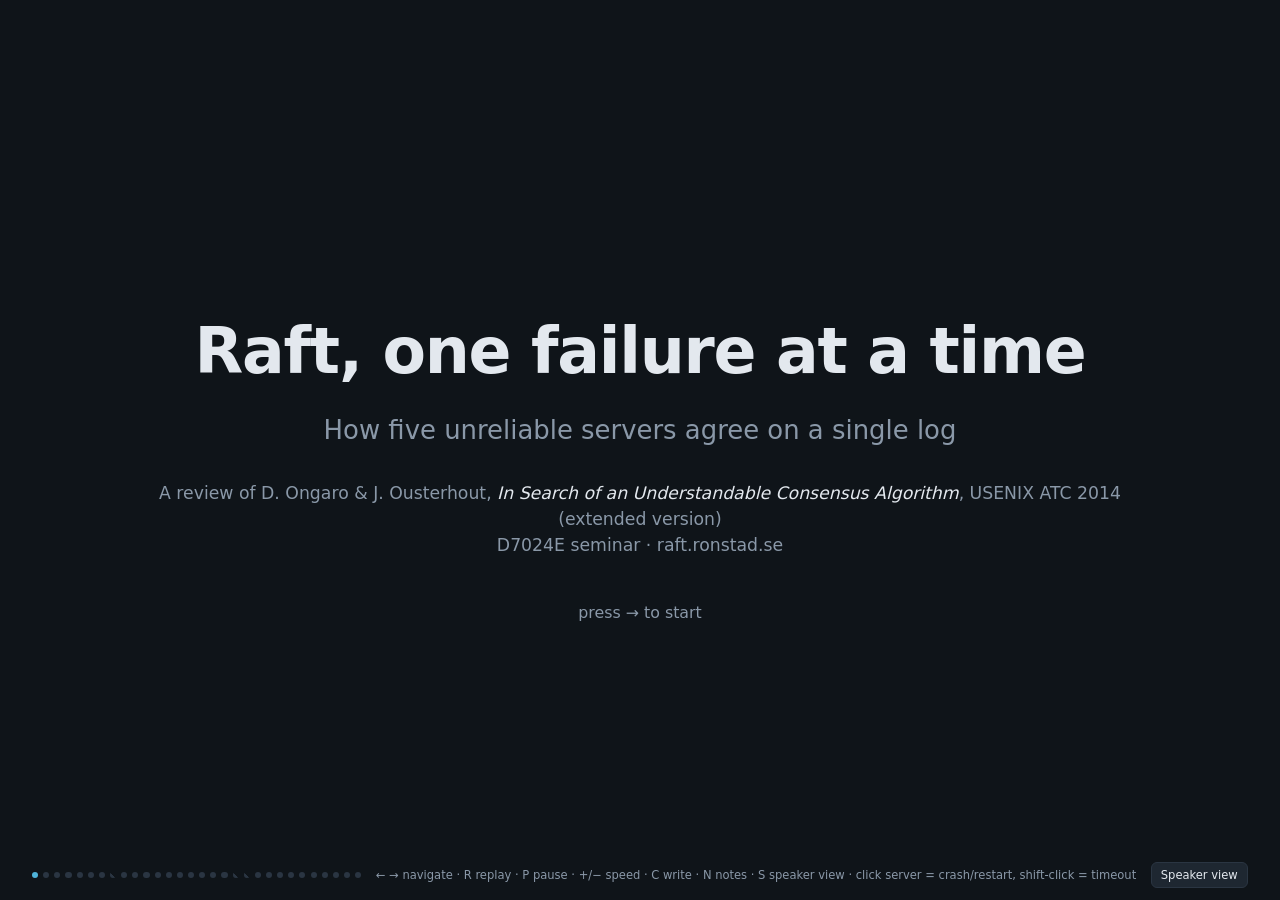
<file: site/index.html>
<!doctype html>
<html lang="en">
<head>
<meta charset="utf-8">
<meta name="viewport" content="width=device-width, initial-scale=1">
<title>Raft, one failure at a time</title>
<link rel="stylesheet" href="raft.css">
<style>
  html { font-size: clamp(12px, 1.6vh, 26px); }
  body { height: 100vh; overflow: hidden; display: grid; grid-template-rows: auto minmax(0, 1fr) auto; font-size: 1rem; }

  header.top { padding: 1.4rem 2.5vw .6rem; display: flex; align-items: baseline; gap: 1.2rem; }
  .kicker { text-transform: uppercase; letter-spacing: .12em; font-size: .95rem; font-weight: 700; color: var(--ae); white-space: nowrap; }
  .kicker.problem { color: var(--bad); } .kicker.fix { color: var(--leader); } .kicker.bonus-problem { color: var(--bad); } .kicker.bonus-fix { color: var(--leader); }
  header.top h1 { margin: 0; font-size: 2.4rem; font-weight: 650; letter-spacing: -.01em; }
  header.top .section { margin-left: auto; font-size: .9rem; color: var(--muted); white-space: nowrap; letter-spacing: .04em; }
  .kicker.introduction, .kicker.methods { color: var(--ae); } .kicker.results { color: var(--leader); }
  .kicker.discussion, .kicker.our-reflections { color: var(--candidate); }

  /* paper layout: big bullets + a figure */
  .paper { display: none; grid-column: 1 / -1; grid-template-columns: minmax(0, 1.15fr) minmax(0, 1fr); gap: 3vw; align-items: center; min-height: 0; padding: 0 1vw; }
  .paper ul.bullets { font-size: 1.75rem; gap: 1.3rem; }
  .paper .figure { min-height: 0; }
  .paper .quote { font-size: 1.5rem; line-height: 1.4; color: var(--text); border-left: 4px solid var(--candidate); padding: .4rem 0 .4rem 1.2rem; margin: 0; }
  .paper .quote footer { display: block; padding: .8rem 0 0; font-size: 1rem; color: var(--muted); }
  .tiles { display: grid; grid-template-columns: repeat(2, minmax(0, 1fr)); gap: 1rem; }
  .tile { background: var(--panel); border: 1px solid var(--border); border-radius: 12px; padding: 1.1rem 1.2rem; }
  .tile .num { font-size: 2.8rem; font-weight: 700; letter-spacing: -.02em; line-height: 1.1; }
  .tile .lbl { color: var(--muted); font-size: 1.05rem; margin-top: .3rem; line-height: 1.3; }
  .tile.wide { grid-column: 1 / -1; }
  .pillars { display: grid; grid-template-columns: repeat(3, minmax(0, 1fr)); gap: 1rem; }
  .pillar { background: var(--panel); border: 1px solid var(--border); border-top: 4px solid var(--c); border-radius: 10px; padding: 1rem; font-size: 1.15rem; line-height: 1.35; }
  .pillar b { display: block; font-size: 1.35rem; margin-bottom: .4rem; color: var(--c); }
  .chart { width: 100%; height: auto; display: block; }
  .chart text { font-family: system-ui, sans-serif; }
  .figcap { color: var(--muted); font-size: 1rem; margin-top: .6rem; }
  .src { color: var(--muted); font-size: .95rem; margin-top: 1rem; }
  .paperfig { margin: 0; background: #fff; border-radius: 12px; padding: 1rem; max-width: 34rem; }
  .paperfig img { display: block; width: 100%; height: auto; }
  .tile.prop { font-size: 1.15rem; line-height: 1.4; }
  .tile.prop .pname { font-size: 1.35rem; font-weight: 700; margin-bottom: .3rem; color: var(--leader); }
  .tile.prop .how { font-size: .85rem; font-weight: 500; color: var(--muted); margin-left: .4rem; }
  table.bias { width: 100%; border-collapse: collapse; font-size: 1.1rem; line-height: 1.4; }
  table.bias th { text-align: left; color: var(--muted); font-size: .85rem; text-transform: uppercase; letter-spacing: .06em; padding: .4rem .6rem; border-bottom: 2px solid var(--border); }
  table.bias td { padding: .6rem; border-bottom: 1px solid var(--border); vertical-align: top; }
  table.contrast { width: 100%; border-collapse: collapse; font-size: 1.05rem; line-height: 1.35; margin-top: 1rem; }
  table.contrast th { text-align: left; color: var(--muted); font-size: .85rem; text-transform: uppercase; letter-spacing: .06em; padding: .3rem .6rem; border-bottom: 2px solid var(--border); width: 50%; }
  table.contrast td { padding: .45rem .6rem; border-bottom: 1px solid var(--border); vertical-align: top; }
  table.contrast td:first-child { color: var(--muted); }
  table.bias td:first-child { font-weight: 600; white-space: nowrap; color: var(--candidate); }

  main.stage { display: grid; grid-template-columns: minmax(0, 1.05fr) minmax(0, 1fr) minmax(0, .85fr); gap: 1.4vw; padding: .4rem 2.5vw .6rem; min-height: 0; }
  main.stage.nodata { grid-template-columns: minmax(0, 1.25fr) minmax(0, 1fr); }
  main.stage.nodata .data { display: none; }
  .viz { display: flex; flex-direction: column; min-height: 0; gap: .5rem; }
  .viz canvas { flex: 1; width: 100%; min-height: 0; }
  .vizbar { display: flex; flex-wrap: wrap; gap: .4rem; align-items: center; font-size: .9rem; }
  .vizbar .spacer { flex: 1; }
  .vizbar .speed { color: var(--muted); }
  .status { font-size: .85rem; padding: .2em .7em; border-radius: 999px; border: 1px solid var(--border); white-space: nowrap; }
  .status.done { color: var(--leader); border-color: rgba(63,178,127,.5); }
  .status.busy { color: var(--candidate); border-color: rgba(224,160,48,.5); animation: pulse 1.2s ease-in-out infinite; }
  @keyframes pulse { 50% { opacity: .55; } }

  .data { display: flex; flex-direction: column; gap: .8rem; min-height: 0; overflow: auto; }
  .card { background: var(--panel); border: 1px solid var(--border); border-radius: 10px; padding: .7rem .8rem; }
  .card h3 { margin: 0 0 .4rem; font-size: .8rem; text-transform: uppercase; letter-spacing: .08em; color: var(--muted); font-weight: 600; }
  .card.events-card { flex: 1; display: flex; flex-direction: column; min-height: 8rem; }
  .card.events-card .events { flex: 1; font-size: .95rem; }
  .hidden { display: none !important; }

  .talk { display: flex; flex-direction: column; gap: 1rem; min-height: 0; }
  ul.bullets { list-style: none; margin: 0; padding: 0; display: flex; flex-direction: column; gap: .9rem; font-size: 1.45rem; line-height: 1.35; }
  ul.bullets li { padding-left: 1.1em; position: relative; opacity: 0; transform: translateY(6px); transition: opacity .35s, transform .35s; }
  ul.bullets li.shown { opacity: 1; transform: none; }
  ul.bullets li.shown.past { opacity: .55; }
  body.export ul.bullets li.shown.past { opacity: 1; }
  body.export .hero .start { visibility: hidden; }
  body.export .status, body.export #btnPresenter { visibility: hidden; }
  ul.bullets li::before { content: "›"; position: absolute; left: 0; color: var(--ae); font-weight: 700; }
  ul.bullets code { font-size: .9em; }
  .rules { margin-top: auto; background: var(--panel); border: 1px solid var(--border); border-radius: 10px; padding: .7rem .9rem; overflow: auto; }
  .rules h3 { margin: 0 0 .4rem; font-size: .8rem; text-transform: uppercase; letter-spacing: .08em; color: var(--muted); font-weight: 600; }
  .rules ol { margin: 0; padding-left: 1.4em; display: flex; flex-direction: column; gap: .25rem; font-size: .92rem; }
  .rules li.fresh { color: var(--leader); animation: ruleIn .8s ease-out; }
  @keyframes ruleIn { from { background: rgba(63,178,127,.35); } to { background: transparent; } }

  footer { display: flex; align-items: center; gap: 1rem; padding: .5rem 2.5vw .8rem; color: var(--muted); font-size: .8rem; }
  .progress { display: flex; gap: .35rem; flex: 1; }
  .progress span { height: .45rem; flex: 1; border-radius: 3px; background: var(--border); cursor: pointer; }
  .progress span.optional { background: repeating-linear-gradient(45deg, var(--border) 0 4px, transparent 4px 8px); }
  .progress span.done { background: #3d6593; }
  .progress span.current { background: var(--ae); }

  /* hero & recap layouts */
  .hero { display: none; grid-column: 1 / -1; align-self: center; justify-self: center; text-align: center; max-width: 70rem; }
  .hero h2 { font-size: 4.4rem; margin: 0 0 1rem; letter-spacing: -.02em; }
  .hero p { font-size: 1.8rem; color: var(--muted); margin: 0; }
  .hero .meta { margin-top: 2.2rem; font-size: 1.2rem; color: var(--muted); line-height: 1.5; }
  .hero .meta i { color: var(--text); }
  .hero .start { margin-top: 3rem; font-size: 1.1rem; color: var(--muted); }
  .recap { display: none; grid-column: 1 / -1; min-height: 0; overflow: auto; align-self: center; }
  .recap .groups { display: grid; grid-template-columns: repeat(3, minmax(0, 1fr)); gap: 1.4rem; }
  .recap .group { background: var(--panel); border: 1px solid var(--border); border-radius: 12px; padding: 1.4rem 1.6rem; }
  .recap .group h3 { margin: 0 0 .9rem; font-size: 1.9rem; }
  .recap .group:nth-child(1) h3 { color: var(--candidate); }
  .recap .group:nth-child(2) h3 { color: var(--ae); }
  .recap .group:nth-child(3) h3 { color: var(--leader); }
  .recap .group ul { margin: 0; padding-left: 1.2em; font-size: 1.45rem; line-height: 1.35; display: flex; flex-direction: column; gap: .8rem; }
  .recap .skipped { margin-top: 2.2rem; font-size: 1.35rem; color: var(--muted); }
  .recap .skipped b { color: var(--text); }
  iframe.sandbox { display: none; grid-column: 1 / -1; width: 100%; height: 100%; border: 1px solid var(--border); border-radius: 10px; background: var(--bg); }

  body.layout-text .viz, body.layout-text .data, body.layout-text .talk,
  body.layout-hero .viz, body.layout-hero .data, body.layout-hero .talk,
  body.layout-recap .viz, body.layout-recap .data, body.layout-recap .talk,
  body.layout-sandbox .viz, body.layout-sandbox .data, body.layout-sandbox .talk { display: none; }
  body.layout-hero .hero { display: block; }
  body.layout-text .paper { display: grid; }
  body.layout-text main.stage { grid-template-columns: 1fr; }
  body.layout-hero header.top { visibility: hidden; }
  body.layout-recap .recap { display: block; }
  body.layout-sandbox iframe.sandbox { display: block; }
  body.layout-hero main.stage, body.layout-recap main.stage, body.layout-sandbox main.stage { grid-template-columns: 1fr; }

  .notes {
    position: fixed; left: 2.5vw; right: 2.5vw; bottom: 3rem; background: rgba(23,30,38,.97); border: 1px solid var(--candidate);
    border-radius: 10px; padding: .8rem 1rem; font-size: 1.05rem; box-shadow: 0 10px 40px rgba(0,0,0,.5);
  }
  .notes b { color: var(--candidate); }
</style>
</head>
<body>
<header class="top">
  <span class="kicker" id="kicker"></span>
  <h1 id="title"></h1>
  <span class="section" id="section"></span>
</header>

<main class="stage" id="stage">
  <section class="viz">
    <canvas class="cluster" id="cv"></canvas>
    <div class="vizbar">
      <button class="primary" id="btnWrite" title="C">Client write</button>
      <button id="btnPart">Partition</button>
      <span class="status done" id="status">✓ done</span>
      <span class="spacer"></span>
      <button id="btnReplay" title="R">↺ Replay</button>
      <button id="btnPause" title="P">❚❚</button>
      <span class="speed" id="speed">1.0×</span>
    </div>
  </section>

  <section class="data">
    <div class="card" id="cardLogs"><h3>Logs</h3><div class="logs" id="logs"></div></div>
    <div class="card" id="cardSm"><h3>State machines</h3><div class="sms" id="sms"></div></div>
    <div class="card" id="cardReceipts"><h3>Client was told “OK” for</h3><div class="receipts" id="receipts"></div></div>
    <div class="card events-card" id="cardEvents"><h3>Events</h3><div class="events" id="events"></div></div>
  </section>

  <aside class="talk">
    <ul class="bullets" id="bullets"></ul>
    <div class="rules"><h3>Rules so far</h3><ol id="rules"></ol></div>
  </aside>

  <div class="hero" id="hero"></div>
  <div class="paper" id="paper"><ul class="bullets" id="pbullets"></ul><div class="figure" id="figure"></div></div>
  <div class="recap" id="recap"></div>
  <iframe class="sandbox" id="sandbox" title="Raft sandbox"></iframe>
</main>

<footer>
  <div class="progress" id="progress"></div>
  <span>← → navigate · R replay · P pause · +/− speed · C write · N notes · S speaker view · click server = crash/restart, shift-click = timeout</span>
  <button id="btnPresenter" title="S">Speaker view</button>
</footer>
<div class="notes hidden" id="notes"></div>

<script src="raft-sim.js"></script>
<script src="raft-view.js"></script>
<script src="slides.js"></script>
<script src="notes.js"></script>
<script src="deck.js"></script>
</body>
</html>
</file>
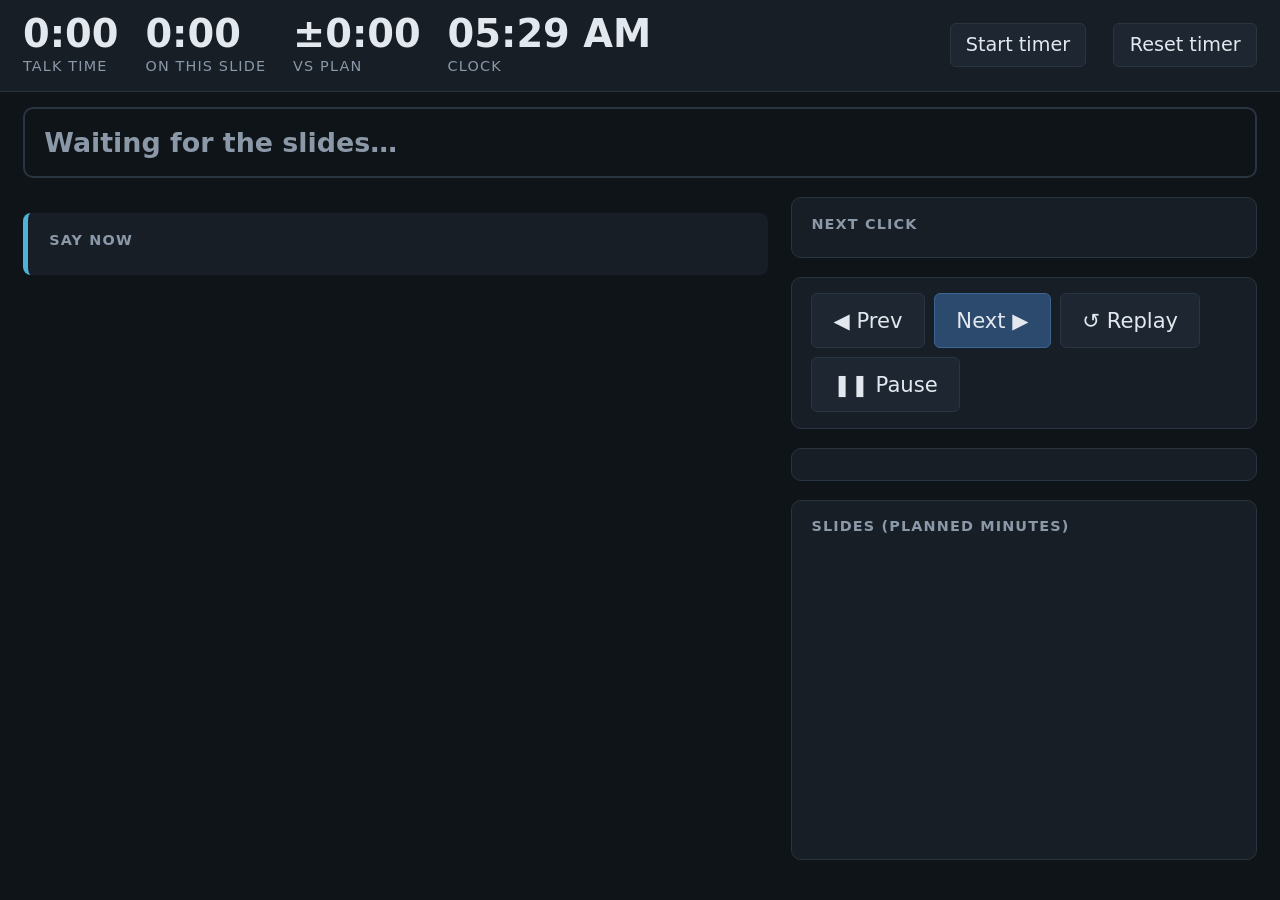
<file: site/presenter.html>
<!doctype html>
<html lang="en">
<head>
<meta charset="utf-8">
<meta name="viewport" content="width=device-width, initial-scale=1">
<title>Speaker View · Raft</title>
<link rel="stylesheet" href="raft.css">
<style>
  html { font-size: clamp(13px, 1.5vw, 20px); }
  body { min-height: 100vh; display: flex; flex-direction: column; font-size: 1rem; line-height: 1.5; }
  .bar { display: flex; flex-wrap: wrap; align-items: center; gap: .6rem 1.4rem; padding: .7rem 1.2rem; background: var(--panel); border-bottom: 1px solid var(--border); }
  .clock { display: flex; flex-direction: column; }
  .clock .v { font-size: 2rem; font-weight: 700; font-variant-numeric: tabular-nums; line-height: 1.1; }
  .clock .l { font-size: .75rem; text-transform: uppercase; letter-spacing: .08em; color: var(--muted); }
  .pace.behind .v { color: var(--bad); } .pace.ahead .v { color: var(--leader); }
  .bar .spacer { flex: 1; }
  #status { margin: .8rem 1.2rem 0; padding: .7rem 1rem; border-radius: 10px; font-size: 1.4rem; font-weight: 700; border: 2px solid; }
  #status.done { color: var(--leader); border-color: var(--leader); background: rgba(63,178,127,.1); }
  #status.busy { color: var(--candidate); border-color: var(--candidate); background: rgba(224,160,48,.1); }
  #status.idle { color: var(--muted); border-color: var(--border); }
  #status small { display: block; font-size: .9rem; font-weight: 500; color: var(--muted); }
  main { flex: 1; display: grid; grid-template-columns: minmax(0, 1.6fr) minmax(0, 1fr); gap: 1.2rem; padding: 1rem 1.2rem 1.2rem; min-height: 0; }
  @media (max-width: 800px) { main { grid-template-columns: 1fr; } }
  .where { color: var(--muted); font-size: .95rem; }
  .where .opt { color: var(--candidate); }
  h1 { margin: .1rem 0 .8rem; font-size: 2rem; line-height: 1.2; }
  .say { background: var(--panel); border-left: 5px solid var(--ae); border-radius: 8px; padding: .9rem 1.1rem; font-size: 1.55rem; line-height: 1.5; }
  .say .lbl, .card h3 { display: block; font-size: .75rem; text-transform: uppercase; letter-spacing: .08em; color: var(--muted); margin: 0 0 .3rem; font-weight: 600; }
  .watch { margin-top: .8rem; font-size: 1.15rem; } .watch b { color: var(--candidate); }
  ol.points { margin: 1rem 0 0; padding-left: 1.6em; display: flex; flex-direction: column; gap: .35rem; font-size: 1.05rem; }
  ol.points li { color: var(--muted); }
  ol.points li.done { color: var(--text); opacity: .7; }
  ol.points li.current { color: var(--text); font-weight: 600; opacity: 1; }
  ol.points li.done::marker { content: "✓ "; color: var(--leader); }
  .side { display: flex; flex-direction: column; gap: 1rem; min-height: 0; }
  .card { background: var(--panel); border: 1px solid var(--border); border-radius: 10px; padding: .8rem 1rem; }
  .next { font-size: 1.2rem; }
  .controls { display: flex; flex-wrap: wrap; gap: .5rem; }
  .controls button { font-size: 1.1rem; padding: .5em 1em; }
  .agenda { overflow: auto; flex: 1; min-height: 8rem; max-height: 40vh; position: relative; }
  .agenda ol { margin: 0; padding-left: 2em; font-size: .9rem; }
  .agenda li { cursor: pointer; padding: .05rem 0; color: var(--muted); }
  .agenda li.cur { color: var(--text); font-weight: 600; }
  .agenda li .m { float: right; font-variant-numeric: tabular-nums; }
  .agenda li .o { color: var(--candidate); font-size: .8em; }
  .bg { color: var(--muted); font-size: .95rem; }
  #offline { display: none; margin: .8rem 1.2rem 0; padding: .6rem 1rem; border: 1px dashed var(--bad); border-radius: 8px; color: var(--bad); }
</style>
</head>
<body>
<div class="bar">
  <div class="clock"><span class="v" id="tTotal">0:00</span><span class="l">talk time</span></div>
  <div class="clock"><span class="v" id="tSlide">0:00</span><span class="l" id="tSlideL">on this slide</span></div>
  <div class="clock pace" id="pace"><span class="v" id="tPace">±0:00</span><span class="l" id="tPaceL">vs plan</span></div>
  <div class="clock"><span class="v" id="tClock">--:--</span><span class="l">clock</span></div>
  <span class="spacer"></span>
  <button id="bTimer" title="T">Start timer</button>
  <button id="bReset">Reset timer</button>
</div>
<div id="offline">Not connected to the slides. Open the speaker view from the slides window: press S there, or click "Speaker view" at the bottom right.</div>
<div id="status" class="idle">Waiting for the slides…</div>
<main>
  <section>
    <div class="where" id="where"></div>
    <h1 id="title"></h1>
    <div class="say"><span class="lbl" id="sayL">Say now</span><span id="say"></span></div>
    <div class="watch" id="watch"></div>
    <ol class="points" id="points"></ol>
  </section>
  <aside class="side">
    <div class="card next"><h3>Next click</h3><div id="next"></div></div>
    <div class="card controls">
      <button id="bPrev">◀ Prev</button>
      <button class="primary" id="bNext">Next ▶</button>
      <button id="bReplay">↺ Replay</button>
      <button id="bPause">❚❚ Pause</button>
    </div>
    <div class="card bg" id="bg"></div>
    <div class="card agenda"><h3>Slides (planned minutes)</h3><ol id="agenda"></ol></div>
  </aside>
</main>

<script>
"use strict";
const $ = id => document.getElementById(id);
// Talk to the slides directly through window.opener (works in every browser, also
// from file://), and over a BroadcastChannel when this window was opened by hand.
const chan = "BroadcastChannel" in window ? new BroadcastChannel("raft-deck") : null;
let cmdSeq = 0;
function send(cmd, extra = {}) {
  const msg = { type: "cmd", cmd, id: Date.now() + "-" + Math.random().toString(36).slice(2) + "-" + cmdSeq++, ...extra };
  if (chan) chan.postMessage(msg);
  if (window.opener && !window.opener.closed) { try { window.opener.postMessage(msg, "*"); } catch (_) { /* slides window gone */ } }
}
const esc = s => String(s).replace(/[&<>"]/g, c => ({ "&": "&amp;", "<": "&lt;", ">": "&gt;", '"': "&quot;" }[c]));
const fmt = ms => { const s = Math.max(0, Math.round(Math.abs(ms) / 1000)); return `${Math.floor(s / 60)}:${String(s % 60).padStart(2, "0")}`; };

// ---- talk timer (kept across reloads of this window)
const KEY = "raft-presenter-timer";
let timer = { running: false, start: 0, acc: 0 };
try { timer = { ...timer, ...JSON.parse(localStorage.getItem(KEY) || "{}") }; } catch (_) {}
const saveTimer = () => { try { localStorage.setItem(KEY, JSON.stringify(timer)); } catch (_) {} };
const elapsed = () => timer.acc + (timer.running ? Date.now() - timer.start : 0);
function toggleTimer() {
  if (timer.running) { timer.acc = elapsed(); timer.running = false; }
  else { timer.start = Date.now(); timer.running = true; }
  saveTimer(); renderClock();
}
function resetTimer() { timer = { running: false, start: 0, acc: 0 }; saveTimer(); slideSince = Date.now(); renderClock(); }

let state = null, lastMsg = 0, slideIdx = -1, slideSince = Date.now(), agendaKey = "";

function onState(data) {
  if (!data || data.type !== "state") return;
  lastMsg = Date.now();
  const st = data.state;
  if (st.i !== slideIdx) {
    slideIdx = st.i; slideSince = Date.now();
    if (st.i > 0 && !timer.running && timer.acc === 0) toggleTimer(); // start automatically when the talk begins
  }
  state = st;
  render();
}
if (chan) chan.onmessage = ({ data }) => onState(data);
window.addEventListener("message", e => { if (e.source && e.source === window.opener) onState(e.data); });
send("hello");
// keep knocking until the slides answer (e.g. after reloading either window)
setInterval(() => { if (Date.now() - lastMsg > 1500) send("hello"); }, 1500);

function render() {
  const st = state; if (!st) return;
  const n = st.note || {};
  $("where").innerHTML = `Slide ${st.i + 1} / ${st.n} · ${esc(st.section || "")}${st.kicker ? " · " + esc(st.kicker) : ""}${st.optional ? ' · <span class="opt">optional, skip if short on time</span>' : ""}`;
  $("title").textContent = st.title;
  const say = st.frag > 0 ? (n.steps || [])[st.frag - 1] : n.open;
  $("sayL").textContent = st.frag > 0 ? `Say now (point ${st.frag} of ${st.frags.length})` : "Say now (slide opens)";
  $("say").textContent = say || "(no note for this point)";
  $("watch").innerHTML = n.watch ? `<b>Point at:</b> ${esc(n.watch)}` : "";
  $("points").innerHTML = st.frags.map((f, k) =>
    `<li class="${k < st.frag - 1 ? "done" : k === st.frag - 1 ? "current" : ""}">${esc(f)}</li>`).join("");
  $("next").textContent = st.next ? (st.next.kind === "point" ? "Reveal: " : "Next slide: ") + st.next.text : "End of the talk";
  $("bg").innerHTML = st.background ? `<h3>Background</h3>${esc(st.background)}` : "<h3>Background</h3>—";
  $("bPause").textContent = st.paused ? "▶ Resume" : "❚❚ Pause";

  const s = $("status");
  if (!st.demo) { s.className = "idle"; s.innerHTML = "No animation on this slide"; }
  else if (st.status.busy) {
    s.className = "busy";
    s.innerHTML = `${st.paused ? "❚❚ Paused" : "● Animation running"}: ${esc(st.status.reasons[0])}<small>${esc(st.status.reasons.join(" · "))} · sim ${(st.simTime / 1000).toFixed(1)}s</small>`;
  } else {
    s.className = "done";
    s.innerHTML = `✓ Animation done: safe to click<small>sim ${(st.simTime / 1000).toFixed(1)}s</small>`;
  }

  const key = st.i + "|" + st.n;
  if (key !== agendaKey) {
    agendaKey = key;
    $("agenda").innerHTML = st.plan.map((p, k) =>
      `<li data-k="${k}" class="${k === st.i ? "cur" : ""}">${esc(p.title)}${p.optional ? ' <span class="o">opt</span>' : ""}<span class="m">${p.min}</span></li>`).join("");
    const cur = $("agenda").children[st.i];
    // scroll only the list itself (scrollIntoView would also scroll the window and hide the timers)
    const box = cur && cur.closest(".agenda");
    if (box) box.scrollTop = Math.max(0, cur.offsetTop - box.offsetTop - box.clientHeight / 2);
  }
  renderClock();
}

function renderClock() {
  const now = Date.now();
  $("tTotal").textContent = fmt(elapsed());
  $("tClock").textContent = new Date().toLocaleTimeString([], { hour: "2-digit", minute: "2-digit" });
  $("bTimer").textContent = timer.running ? "Pause timer" : elapsed() ? "Resume timer" : "Start timer";
  if (!state) return;
  const slideMs = now - slideSince;
  const planMs = (state.plan[state.i]?.min || 0) * 60000;
  $("tSlide").textContent = fmt(slideMs);
  $("tSlideL").textContent = `on this slide (plan ${fmt(planMs)})`;
  const before = state.plan.slice(0, state.i).reduce((a, p) => a + p.min * 60000, 0);
  const pace = elapsed() - (before + Math.min(slideMs, planMs));
  $("tPace").textContent = (pace > 0 ? "+" : "−") + fmt(pace);
  $("tPaceL").textContent = pace > 30000 ? "behind plan" : pace < -30000 ? "ahead of plan" : "on plan";
  $("pace").className = "clock pace " + (pace > 30000 ? "behind" : pace < -30000 ? "ahead" : "");
  $("offline").style.display = now - lastMsg > 2000 ? "block" : "none";
}
setInterval(renderClock, 500);

$("bPrev").onclick = () => send("prev");
$("bNext").onclick = () => send("next");
$("bReplay").onclick = () => send("replay");
$("bPause").onclick = () => send("pause");
$("bTimer").onclick = toggleTimer;
$("bReset").onclick = resetTimer;
$("agenda").addEventListener("click", e => { const li = e.target.closest("li"); if (li) send("goto", { i: +li.dataset.k }); });
document.addEventListener("keydown", e => {
  if (e.metaKey || e.ctrlKey || e.altKey) return;
  const k = e.key;
  if (["ArrowRight", " ", "PageDown", "Enter"].includes(k)) send("next");
  else if (["ArrowLeft", "PageUp", "Backspace"].includes(k)) send("prev");
  else if (k === "r" || k === "R") send("replay");
  else if (k === "p" || k === "P") send("pause");
  else if (k === "t" || k === "T") toggleTimer();
  else return;
  e.preventDefault();
});
</script>
</body>
</html>
</file>
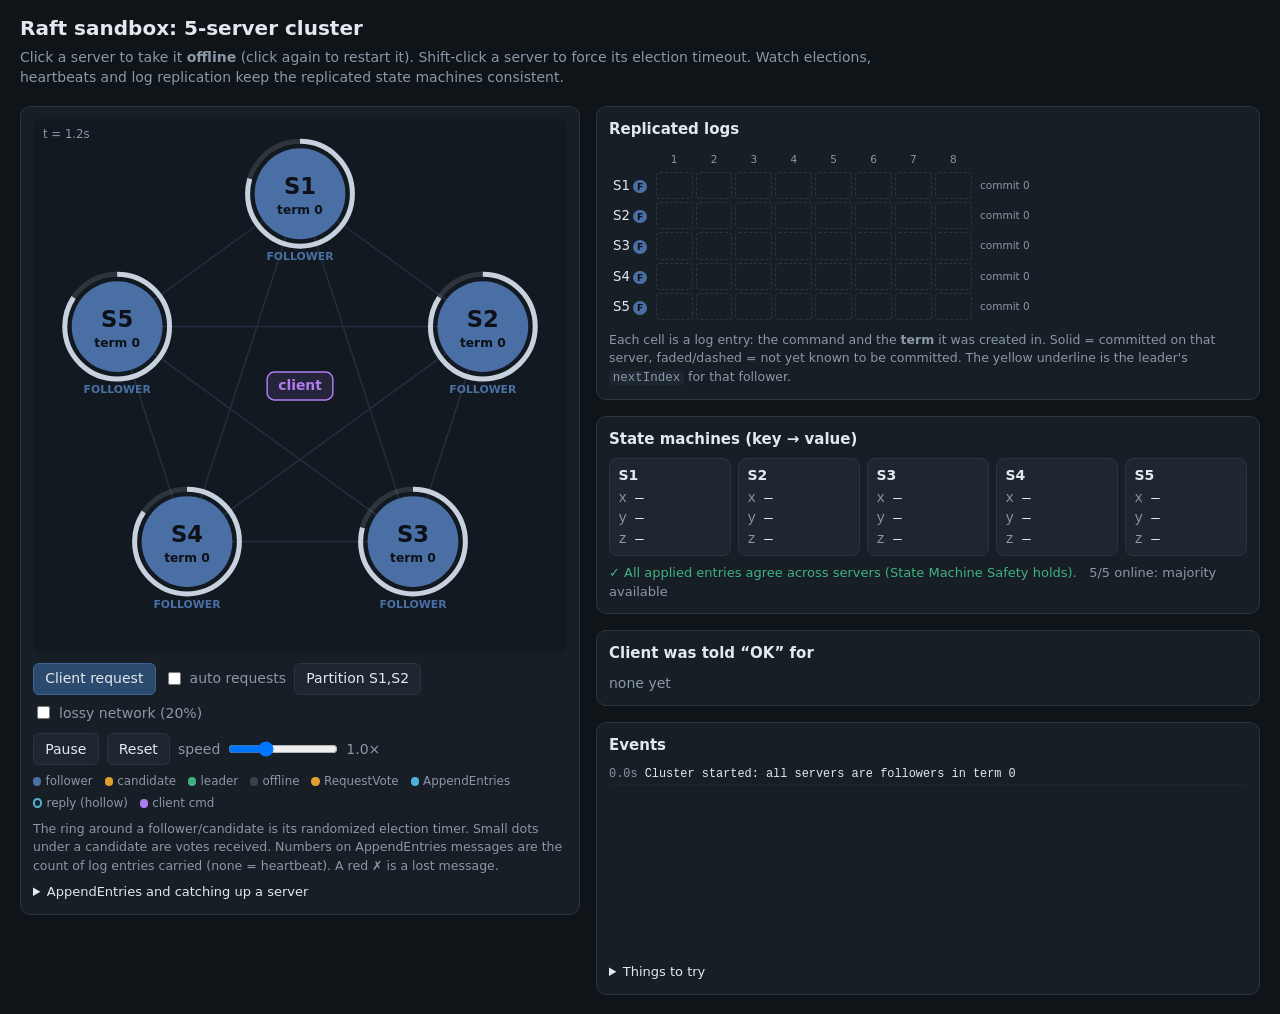
<file: site/sandbox.html>
<!doctype html>
<html lang="en">
<head>
<meta charset="utf-8">
<meta name="viewport" content="width=device-width, initial-scale=1">
<title>Raft Sandbox</title>
<link rel="stylesheet" href="raft.css">
<style>
  header { padding: 14px 20px 6px; }
  h1 { margin: 0; font-size: 20px; font-weight: 600; }
  header p { margin: 4px 0 0; color: var(--muted); max-width: 900px; }
  .wrap { display: flex; flex-wrap: wrap; gap: 16px; padding: 12px 20px 20px; align-items: flex-start; }
  .panel { background: var(--panel); border: 1px solid var(--border); border-radius: 10px; padding: 12px; }
  .left { flex: 0 1 560px; min-width: 300px; }
  .right { flex: 1 1 520px; min-width: 300px; display: flex; flex-direction: column; gap: 16px; }
  canvas.cluster { width: 100%; aspect-ratio: 1 / 1; }
  .controls { display: flex; flex-wrap: wrap; gap: 8px; align-items: center; margin-top: 10px; }
  label { color: var(--muted); display: inline-flex; align-items: center; gap: 6px; }
  input[type=range] { width: 110px; }
  h2 { margin: 0 0 8px; font-size: 15px; font-weight: 600; }
  .hint { color: var(--muted); font-size: 12.5px; margin-top: 8px; }
  .legend { margin-top: 8px; }
  .consistency { margin-top: 8px; font-size: 13px; }
  .ok { color: var(--leader); } .warn { color: var(--candidate); }
  .events { height: 190px; }
  details { margin-top: 8px; color: var(--muted); font-size: 13px; }
  details ol { padding-left: 1.3em; }
  details summary { cursor: pointer; color: var(--text); }
  details li { margin: 3px 0; }
</style>
</head>
<body>
<header>
  <h1>Raft sandbox: 5-server cluster</h1>
  <p>Click a server to take it <b>offline</b> (click again to restart it). Shift-click a server to force its election timeout.
     Watch elections, heartbeats and log replication keep the replicated state machines consistent.</p>
</header>

<div class="wrap">
  <div class="panel left">
    <canvas class="cluster" id="cv"></canvas>
    <div class="controls">
      <button class="primary" id="btnReq">Client request</button>
      <label><input type="checkbox" id="autoReq"> auto requests</label>
      <button id="btnPart">Partition S1,S2</button>
      <label><input type="checkbox" id="lossy"> lossy network (20%)</label>
    </div>
    <div class="controls">
      <button id="btnPause">Pause</button>
      <button id="btnReset">Reset</button>
      <label>speed <input type="range" id="speed" min="0.1" max="3" step="0.1" value="1"><span id="speedVal">1.0×</span></label>
    </div>
    <div class="legend">
      <span style="--c:var(--follower)">follower</span>
      <span style="--c:var(--candidate)">candidate</span>
      <span style="--c:var(--leader)">leader</span>
      <span style="--c:var(--offline)">offline</span>
      <span style="--c:var(--rv)">RequestVote</span>
      <span style="--c:var(--ae)">AppendEntries</span>
      <span class="hollow" style="--c:var(--ae)">reply (hollow)</span>
      <span style="--c:var(--client)">client cmd</span>
    </div>
    <div class="hint">The ring around a follower/candidate is its randomized election timer. Small dots under a candidate are votes received.
      Numbers on AppendEntries messages are the count of log entries carried (none = heartbeat). A red ✗ is a lost message.</div>
    <details>
      <summary>AppendEntries and catching up a server</summary>
      <p class="hint">The <b>number</b> inside a blue AppendEntries dot is how many log entries that message carries,
        at most 4 per message. A small dot with no number carries no entries: it is a <b>heartbeat</b>, which tells
        followers the leader is alive and passes on the leader's commit index. Every AppendEntries also carries
        <code>prevIndex</code>/<code>prevTerm</code>, the index and term of the entry just before the new ones.
        The follower accepts the message only if its own log has an entry there with that same term.</p>
      <p class="hint"><b>How a server is brought up to speed after being offline:</b></p>
      <ol class="hint">
        <li>On restart it keeps its persisted log, term and vote, but it has forgotten its commit index and state machine.
          It starts as a follower and waits.</li>
        <li>The leader keeps a <code>nextIndex</code> for each follower: its guess for the next entry to send (yellow underline in
          the log table, and <code>next</code> beside each row). It sends AppendEntries starting from there.</li>
        <li>If the follower's log is missing the <code>prevIndex</code> entry, or holds it with a different term, it
          <b>rejects</b> the message (red hollow reply). The leader lowers <code>nextIndex</code> by one and retries right away.
          This repeats until the leader reaches the last entry both logs agree on.</li>
        <li>From that point the follower accepts. Any conflicting entries after it are <b>truncated</b>, and the leader's
          entries are appended. The leader sends batches of up to 4 entries back to back until the follower has every entry.</li>
        <li>Each reply updates the leader's <code>matchIndex</code>. The <code>leaderCommit</code> field lets the follower advance its own
          commit index and replay the committed entries into its state machine, rebuilding the key/value store.</li>
      </ol>
      <p class="hint">Try it: take a server offline, send a burst of client requests, then bring it back. You will
        see a few rejections, then numbered dots streaming the missing entries.</p>
    </details>
  </div>

  <div class="right">
    <div class="panel">
      <h2>Replicated logs</h2>
      <div class="logs" id="logs"></div>
      <div class="hint">Each cell is a log entry: the command and the <b>term</b> it was created in.
        Solid = committed on that server, faded/dashed = not yet known to be committed. The yellow underline is the leader's <code>nextIndex</code> for that follower.</div>
    </div>
    <div class="panel">
      <h2>State machines (key → value)</h2>
      <div class="sms" id="sms"></div>
      <div class="consistency" id="consistency"></div>
    </div>
    <div class="panel">
      <h2>Client was told “OK” for</h2>
      <div class="receipts" id="receipts"></div>
    </div>
    <div class="panel">
      <h2>Events</h2>
      <div class="events" id="events"></div>
      <details>
        <summary>Things to try</summary>
        <ul>
          <li>Take the <b>leader</b> offline: followers' timers run out, one becomes candidate, wins a majority and becomes the new leader in a higher term.</li>
          <li>Take <b>two</b> servers offline: the remaining 3 are still a majority, so requests still commit.</li>
          <li>Take <b>three</b> offline: the leader can append entries but can never commit them. Bring one back and they commit.</li>
          <li>Partition S1,S2 while S1 leads, send requests, then heal: S1's uncommitted entries are replaced.</li>
          <li>Turn on the lossy network with auto requests: logs still converge.</li>
        </ul>
      </details>
    </div>
  </div>
</div>

<script src="raft-sim.js"></script>
<script src="raft-view.js"></script>
<script>
"use strict";
const V = window.RaftView;
const $ = id => document.getElementById(id);
let sim, view, paused = false, speed = 1, lastAutoReq = 0;

function reset() {
  sim = new Raft.Sim({ seed: (Math.random() * 1e9) | 0, cfg: { lossRate: $("lossy").checked ? 0.2 : 0 } });
  sim.log("Cluster started: all servers are followers in term 0");
  if (view) view.sim = sim; else view = new V.ClusterView($("cv"), sim);
  lastAutoReq = 0;
  renderPanels();
}

function renderPanels() {
  V.renderLogs(sim, $("logs"));
  V.renderStateMachines(sim, $("sms"));
  V.renderReceipts(sim, $("receipts"));
  V.renderEvents(sim, $("events"));
  V.clearFlashes(sim);
  const online = sim.servers.filter(s => !s.crashed).length;
  $("consistency").innerHTML = (sim.consistent()
    ? '<span class="ok">✓ All applied entries agree across servers (State Machine Safety holds).</span>'
    : '<span class="warn">✗ Applied entries diverge!</span>') +
    ` &nbsp; <span style="color:var(--muted)">${online}/${sim.n} online: ${online >= sim.majority ? "majority available" : `<span class="warn">no majority (need ${sim.majority}), nothing new can commit</span>`}</span>`;
  $("btnPart").textContent = sim.partition ? "Heal network" : "Partition S1,S2";
  $("btnPart").classList.toggle("on", !!sim.partition);
}

let last = performance.now(), lastPanel = 0, lastSize = "";
function frame(t) {
  const dt = Math.min(100, t - last); last = t;
  if (!paused) {
    sim.advance(dt * speed);
    if ($("autoReq").checked && sim.now - lastAutoReq > 3500) { lastAutoReq = sim.now; sim.clientRequest(); }
  }
  const r = $("cv").getBoundingClientRect(), size = r.width + "x" + r.height;
  if (size !== lastSize) { view.fit(); lastSize = size; }
  view.draw({ paused });
  if (t - lastPanel > 120) { renderPanels(); lastPanel = t; }
  requestAnimationFrame(frame);
}

$("cv").addEventListener("click", ev => {
  const r = $("cv").getBoundingClientRect();
  const id = view.serverAt(ev.clientX - r.left, ev.clientY - r.top);
  if (id == null) return;
  ev.shiftKey ? sim.forceTimeout(id) : sim.toggleCrash(id);
  renderPanels();
});
$("btnReq").onclick = () => sim.clientRequest();
$("btnPart").onclick = () => { sim.partition ? sim.heal() : sim.setPartition([0, 1]); renderPanels(); };
$("lossy").onchange = () => { sim.cfg.lossRate = $("lossy").checked ? 0.2 : 0; };
$("btnPause").onclick = e => { paused = !paused; e.target.textContent = paused ? "Resume" : "Pause"; };
$("btnReset").onclick = reset;
$("speed").oninput = () => { speed = +$("speed").value; $("speedVal").textContent = speed.toFixed(1) + "×"; };

if (/embed/.test(location.search)) document.querySelector("header").style.display = "none";
reset();
requestAnimationFrame(frame);
</script>
</body>
</html>
</file>
<file: site/raft.css>
/* Shared styles for the Raft presentation and sandbox. */
:root {
  --bg: #0f1419;
  --panel: #171e26;
  --panel-2: #1e2731;
  --border: #2a3542;
  --text: #e3e8ee;
  --muted: #8a98a8;
  --follower: #4a6fa5;
  --candidate: #e0a030;
  --leader: #3fb27f;
  --offline: #39414b;
  --rv: #e0a030;
  --ae: #4fb3d9;
  --client: #b07cf0;
  --bad: #e05561;
  --canvas-bg: #121921;
  --link: #233040;
}
* { box-sizing: border-box; }
body {
  margin: 0; background: var(--bg); color: var(--text);
  font: 14px/1.45 system-ui, -apple-system, "Segoe UI", Roboto, sans-serif;
}
button {
  background: var(--panel-2); color: var(--text); border: 1px solid var(--border);
  border-radius: 6px; padding: .35em .8em; font: inherit; cursor: pointer;
}
button:hover { border-color: #4a5a6c; }
button.primary { background: #2b4a6e; border-color: #3d6593; }
button.on { background: #5a2a32; border-color: var(--bad); }
canvas.cluster { display: block; cursor: pointer; border-radius: 8px; background: var(--canvas-bg); }
code { background: var(--panel-2); padding: 0 .3em; border-radius: 4px; }

/* Log table */
.logs { overflow-x: auto; }
table.log { border-collapse: separate; border-spacing: 3px; }
table.log th { font-weight: 500; color: var(--muted); font-size: .75em; text-align: center; min-width: 1.9em; }
table.log th.row { text-align: left; white-space: nowrap; padding-right: .4em; font-size: .95em; color: var(--text); }
table.log td.cell {
  min-width: 1.9em; height: 1.9em; text-align: center; border-radius: 4px; font-size: .85em; font-weight: 600;
  color: #0d1117; border: 2px solid transparent; position: relative; padding: 0 .2em;
}
table.log.cmds td.cell { min-width: 3.1em; height: 2.3em; line-height: 1.05; }
table.log td.cell .c { display: block; }
table.log td.cell .tm { display: block; font-size: .7em; opacity: .75; font-weight: 500; }
table.log td.cell.uncommitted { opacity: .45; border-style: dashed; border-color: rgba(255,255,255,.7); }
table.log td.cell.empty { background: transparent; border: 1px dashed var(--border); }
table.log td.cell.new { animation: pop .5s ease-out; }
table.log td.cell.diverged { outline: 3px solid var(--bad); outline-offset: 1px; }
table.log td.cell.nextmark { box-shadow: 0 4px 0 0 var(--candidate); }
table.log td.meta { color: var(--muted); font-size: .75em; white-space: nowrap; padding-left: .5em; }
tr.offline th.row, tr.offline td { opacity: .3; }
@keyframes pop { from { transform: scale(1.5); } to { transform: scale(1); } }
.badge { display: inline-block; font-size: .7em; padding: 0 .45em; border-radius: 8px; margin-left: .3em; color: #0d1117; font-weight: 600; }

/* State machines */
.sms { display: grid; grid-template-columns: repeat(5, minmax(0, 1fr)); gap: .5em; }
.sm { background: var(--panel-2); border: 1px solid var(--border); border-radius: 8px; padding: .4em .6em; }
.sm.offline { opacity: .35; }
.sm .t { font-weight: 600; }
.kv { display: grid; grid-template-columns: auto 1fr; gap: 0 .6em; margin-top: .2em; font-family: ui-monospace, Menlo, Consolas, monospace; }
.kv .k { color: var(--muted); }
.kv .v.flash { animation: flash .8s ease-out; }
.kv .v.diff { color: #fff; background: var(--bad); border-radius: 3px; padding: 0 .2em; }
@keyframes flash { from { color: #fff; background: #3fb27f88; } to { background: transparent; } }

/* Client receipts */
.receipts { display: flex; flex-wrap: wrap; gap: .4em; }
.receipt { background: rgba(176,124,240,.15); border: 1px solid var(--client); border-radius: 6px; padding: .1em .5em; font-family: ui-monospace, Menlo, Consolas, monospace; }
.receipt small { color: var(--muted); }
.receipt.lost { border-color: var(--bad); background: rgba(224,85,97,.25); text-decoration: line-through; text-decoration-color: var(--bad); }
.receipt.lost b { text-decoration: none; color: var(--bad); }
.receipts .none { color: var(--muted); }

/* Event log */
.events { overflow-y: auto; font-family: ui-monospace, Menlo, Consolas, monospace; font-size: .85em; }
.events div { padding: 1px 0; border-bottom: 1px solid #1c242d; }
.events .time { color: var(--muted); margin-right: .6em; }
.ev-leader { color: var(--leader); } .ev-cand { color: var(--candidate); } .ev-crash { color: var(--bad); }
.ev-commit { color: #9fd3ff; } .ev-client { color: var(--client); } .ev-trunc { color: #ff9f7a; }
.ev-bad { color: #fff; background: rgba(224,85,97,.35); }

.legend { display: flex; flex-wrap: wrap; gap: .4em 1em; color: var(--muted); font-size: .85em; }
.legend span::before { content: ""; display: inline-block; width: .7em; height: .7em; border-radius: 50%; margin-right: .35em; vertical-align: -.05em; background: var(--c); }
.legend span.hollow::before { background: transparent; border: 2px solid var(--c); width: .45em; height: .45em; }
</file>
